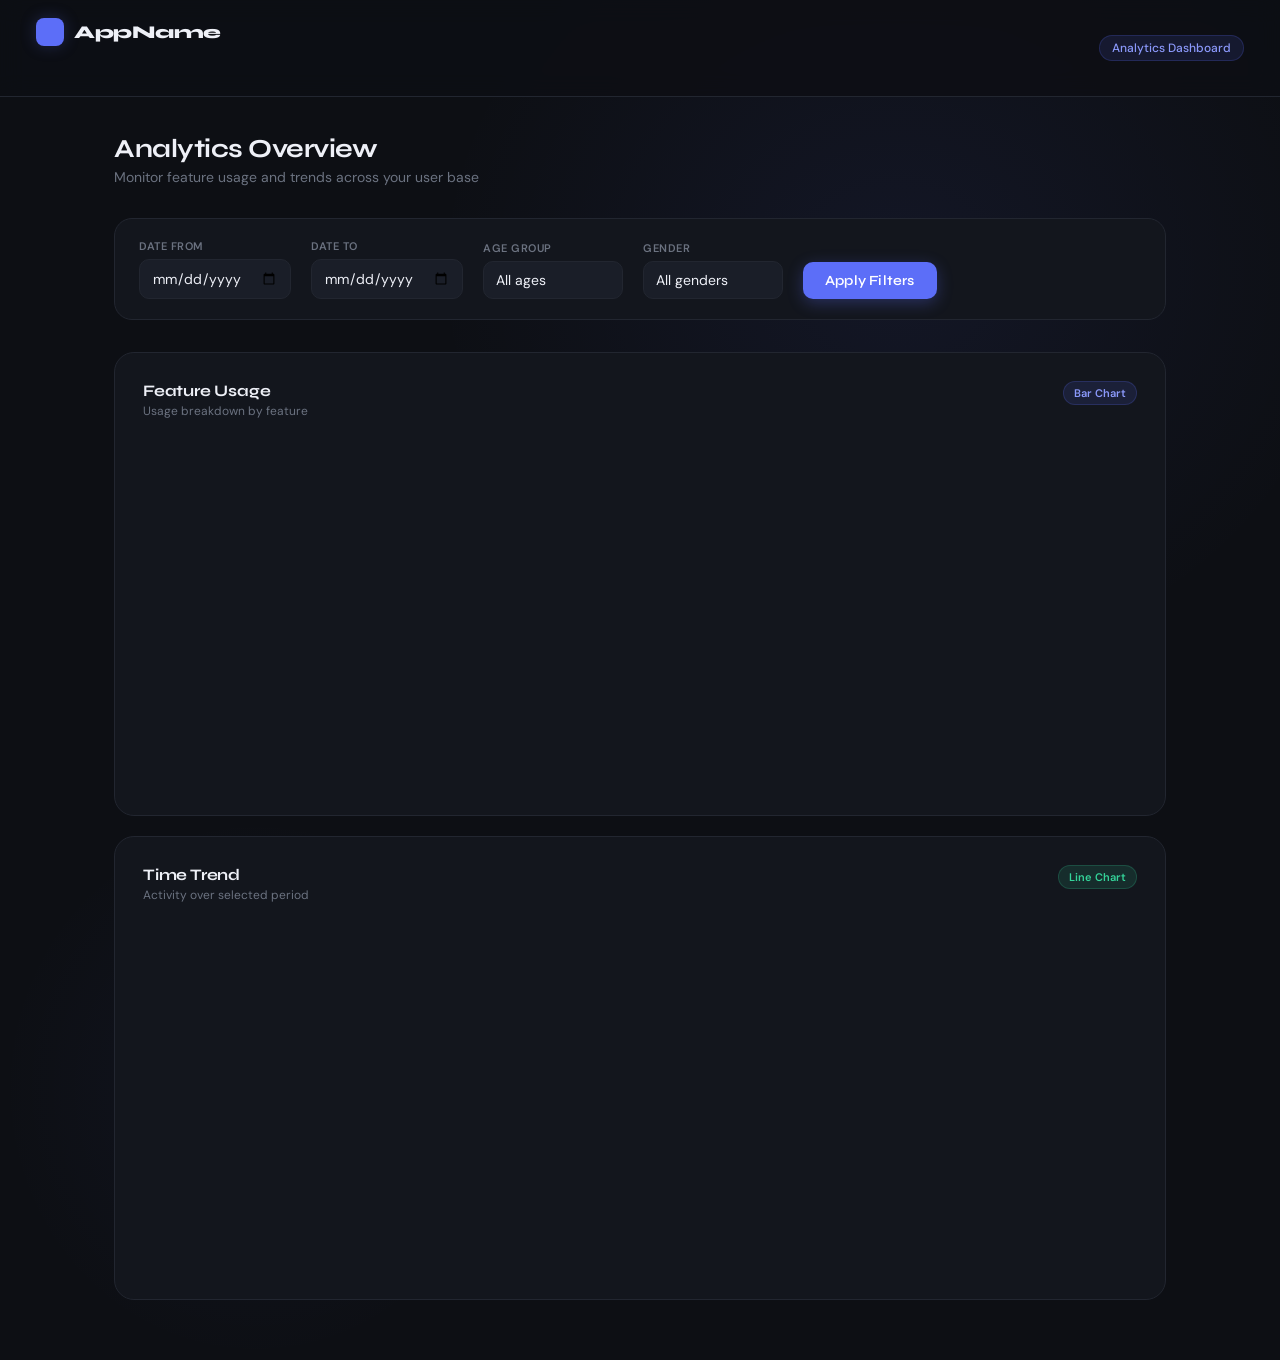
<file: index.html>
<!DOCTYPE html>
<html>
<head>
    <title>Dashboard</title>
    <link rel="preconnect" href="https://fonts.googleapis.com">
    <link href="https://fonts.googleapis.com/css2?family=Syne:wght@400;600;700;800&family=DM+Sans:wght@300;400;500&display=swap" rel="stylesheet">
    <link rel="stylesheet" href="css/styles.css">
    
    <style>
        .charts-grid {
            display: flex;
            flex-direction: column;
            gap: 20px;
        }

        .chart-card {
            width: 100%;
        }

        .chart-wrap {
            position: relative;
            width: 100%;
            height: 350px;
        }
    </style>
</head>
<body>

<nav class="navbar">
    <div class="brand">
        <div class="brand-dot"></div>
        <span class="brand-name">AppName</span>
    </div>
    <span class="nav-tag">Analytics Dashboard</span>
</nav>

<div class="page">
    <div class="page-header">
        <h2>Analytics Overview</h2>
        <p>Monitor feature usage and trends across your user base</p>
    </div>

    <!-- Filters -->
    <div class="filter-bar">
        <div class="filter-group">
            <label>Date From</label>
            <input type="date" id="startDate">
        </div>
        <div class="filter-group">
            <label>Date To</label>
            <input type="date" id="endDate">
        </div>
        <div class="filter-group">
            <label>Age Group</label>
            <select id="ageFilter">
                <option value="">All ages</option>
                <option value="<18">Under 18</option>
                <option value="18-40">18 – 40</option>
                <option value=">40">Over 40</option>
            </select>
        </div>
        <div class="filter-group">
            <label>Gender</label>
            <select id="genderFilter">
                <option value="">All genders</option>
                <option value="Male">Male</option>
                <option value="Female">Female</option>
                <option value="Other">Other</option>
            </select>
        </div>
        <button class="filter-apply" onclick="loadAnalytics()">Apply Filters</button>
    </div>

    <!-- Charts -->
    <div class="charts-grid">
        <div class="chart-card">
            <div class="chart-card-header">
                <div>
                    <div class="chart-card-title">Feature Usage</div>
                    <div class="chart-card-sub">Usage breakdown by feature</div>
                </div>
                <span class="chart-badge badge-bar">Bar Chart</span>
            </div>
            <div class="chart-wrap">
                <canvas id="barChart"></canvas>
            </div>
        </div>

        <div class="chart-card">
            <div class="chart-card-header">
                <div>
                    <div class="chart-card-title">Time Trend</div>
                    <div class="chart-card-sub">Activity over selected period</div>
                </div>
                <span class="chart-badge badge-line">Line Chart</span>
            </div>
            <div class="chart-wrap">
                <canvas id="lineChart"></canvas>
            </div>
        </div>
    </div>
</div>

<script src="js/chart.js"></script>
<script src="js/api.js"></script>
<script src="js/dashboard.js"></script>
<script src="js/track.js"></script>
</body>
</html>
</file>
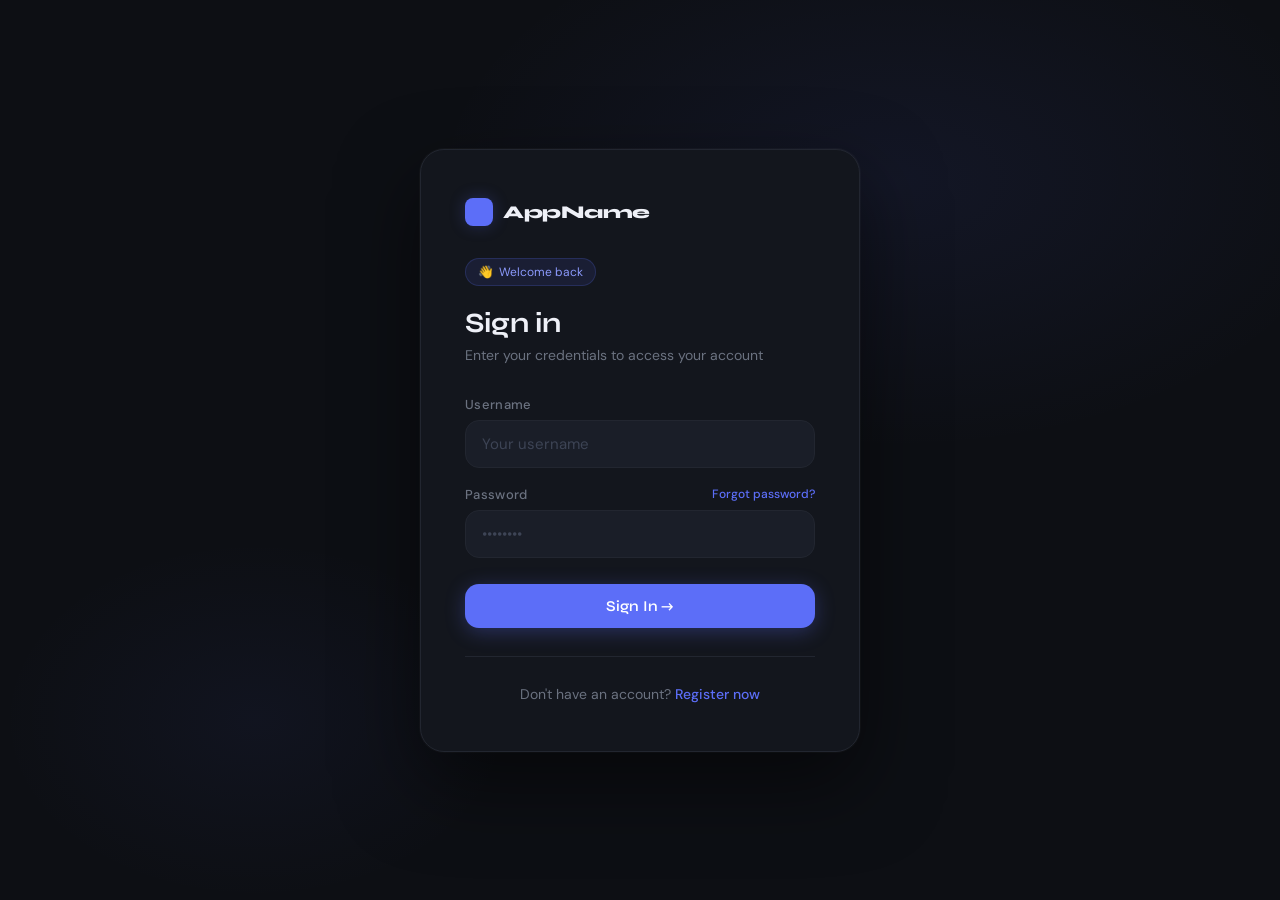
<file: login.html>
<!DOCTYPE html>
<html>
<head>
    <title>Login</title>
    <link rel="preconnect" href="https://fonts.googleapis.com">
    <link href="https://fonts.googleapis.com/css2?family=Syne:wght@400;600;700;800&family=DM+Sans:wght@300;400;500&display=swap" rel="stylesheet">
    <link rel="stylesheet" href="css/styles.css">
    <style>
        body { display: flex; align-items: center; justify-content: center; padding: 24px; }
        button[type="submit"] { width: 100%; margin-top: 8px; }
    </style>
</head>
<body>

<div class="card">
    <div class="brand">
        <div class="brand-dot"></div>
        <span class="brand-name">AppName</span>
    </div>

    <div class="welcome-badge"><span>👋</span> Welcome back</div>

    <h2>Sign in</h2>
    <p class="subtitle">Enter your credentials to access your account</p>

    <form id="loginForm">
        <div class="field">
            <label for="username">Username</label>
            <input type="text" id="username" placeholder="Your username" required>
        </div>

        <div class="field">
            <div class="field-password-label">
                <label for="password" style="margin-bottom:0">Password</label>
                <a href="#" class="forgot-link">Forgot password?</a>
            </div>
            <input type="password" id="password" placeholder="••••••••" required>
        </div>

        <button type="submit">Sign In →</button>
    </form>

    <hr class="divider">

    <p class="footer-text">Don't have an account? <a href="register.html">Register now</a></p>
</div>

<script src="js/api.js"></script>
<script src="js/auth.js"></script>
</body>
</html>
</file>
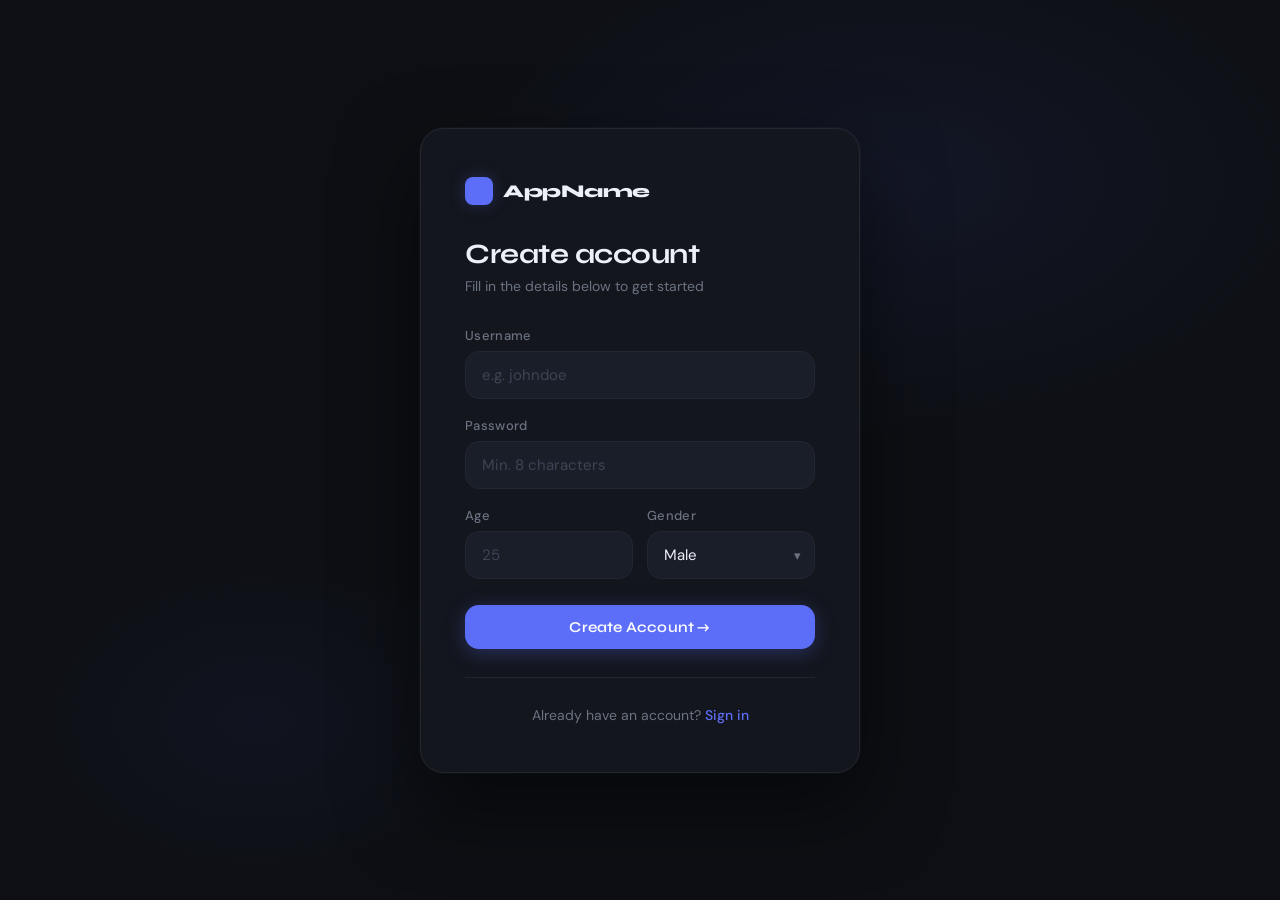
<file: register.html>
<!DOCTYPE html>
<html>
<head>
    <title>Register</title>
    <link rel="preconnect" href="https://fonts.googleapis.com">
    <link href="https://fonts.googleapis.com/css2?family=Syne:wght@400;600;700;800&family=DM+Sans:wght@300;400;500&display=swap" rel="stylesheet">
    <link rel="stylesheet" href="css/styles.css">
    <style>
        body { display: flex; align-items: center; justify-content: center; padding: 24px; }
        button[type="submit"] { width: 100%; margin-top: 8px; }
    </style>
</head>
<body>

<div class="card">
    <div class="brand">
        <div class="brand-dot"></div>
        <span class="brand-name">AppName</span>
    </div>

    <h2>Create account</h2>
    <p class="subtitle">Fill in the details below to get started</p>

    <form id="registerForm">
        <div class="field">
            <label for="username">Username</label>
            <input type="text" id="username" placeholder="e.g. johndoe" required>
        </div>

        <div class="field">
            <label for="password">Password</label>
            <input type="password" id="password" placeholder="Min. 8 characters" required>
        </div>

        <div class="row">
            <div class="field">
                <label for="age">Age</label>
                <input type="number" id="age" placeholder="25" required>
            </div>
            <div class="field">
                <label for="gender">Gender</label>
                <div class="select-wrap">
                    <select id="gender">
                        <option value="Male">Male</option>
                        <option value="Female">Female</option>
                        <option value="Other">Other</option>
                    </select>
                </div>
            </div>
        </div>

        <button type="submit">Create Account →</button>
    </form>

    <hr class="divider">

    <p class="footer-text">Already have an account? <a href="login.html">Sign in</a></p>
</div>

<script src="js/api.js"></script>
<script src="js/auth.js"></script>
</body>
</html>
</file>
<file: css/styles.css>
/* ============================================
   styles.css — Shared Design System
   ============================================ */

/* Google Fonts import */
@import url('https://fonts.googleapis.com/css2?family=Syne:wght@400;600;700;800&family=DM+Sans:wght@300;400;500&display=swap');

/* ── Reset ── */
*, *::before, *::after {
    box-sizing: border-box;
    margin: 0;
    padding: 0;
}

/* ── Design Tokens ── */
:root {
    --bg:           #0d0f14;
    --surface:      #13161d;
    --surface2:     #171a23;
    --border:       #222630;
    --accent:       #5c6ef8;
    --accent-glow:  rgba(92, 110, 248, 0.25);
    --text:         #eef0f7;
    --muted:        #6b7280;
    --input-bg:     #1a1e28;
    --placeholder:  #3d4455;
    --radius:       14px;
    --green:        #34d399;
    --orange:       #f59e0b;
}

/* ── Base ── */
body {
    font-family: 'DM Sans', sans-serif;
    background: var(--bg);
    color: var(--text);
    min-height: 100vh;
    padding: 0;
    background-image:
        radial-gradient(ellipse 60% 50% at 70% 20%, rgba(92,110,248,0.08) 0%, transparent 60%),
        radial-gradient(ellipse 40% 40% at 20% 80%, rgba(92,110,248,0.05) 0%, transparent 50%);
}

/* ── Typography ── */
h2 {
    font-family: 'Syne', sans-serif;
    font-size: 28px;
    font-weight: 700;
    letter-spacing: -0.5px;
    margin-bottom: 6px;
}

h3 {
    font-family: 'Syne', sans-serif;
    font-size: 16px;
    font-weight: 700;
    letter-spacing: -0.2px;
}

p {
    font-size: 14px;
    color: var(--muted);
}

a {
    color: var(--accent);
    text-decoration: none;
    font-weight: 500;
}

a:hover {
    text-decoration: underline;
}

/* ── Inputs & Selects ── */
input,
select {
    width: 100%;
    background: var(--input-bg);
    border: 1px solid var(--border);
    border-radius: var(--radius);
    color: var(--text);
    font-family: 'DM Sans', sans-serif;
    font-size: 15px;
    padding: 13px 16px;
    outline: none;
    transition: border-color 0.2s, box-shadow 0.2s;
    appearance: none;
    -webkit-appearance: none;
}

input::placeholder {
    color: var(--placeholder);
}

input:focus,
select:focus {
    border-color: var(--accent);
    box-shadow: 0 0 0 3px var(--accent-glow);
}

select option {
    background: #1a1e28;
    color: var(--text);
}

/* ── Buttons ── */
button {
    background: var(--accent);
    color: #fff;
    border: none;
    border-radius: var(--radius);
    font-family: 'Syne', sans-serif;
    font-size: 15px;
    font-weight: 600;
    padding: 13px 24px;
    cursor: pointer;
    letter-spacing: 0.2px;
    transition: background 0.2s, transform 0.15s, box-shadow 0.2s;
    box-shadow: 0 4px 20px rgba(92,110,248,0.3);
}

button:hover {
    background: #6f80fa;
    transform: translateY(-1px);
    box-shadow: 0 8px 28px rgba(92,110,248,0.4);
}

button:active {
    transform: translateY(0);
}

/* ── Auth Card (login + register) ── */
.card {
    background: var(--surface);
    border: 1px solid var(--border);
    border-radius: 24px;
    padding: 48px 44px;
    width: 100%;
    max-width: 440px;
    margin: 0 auto;
    box-shadow: 0 32px 80px rgba(0,0,0,0.5), 0 0 0 1px rgba(255,255,255,0.03);
    animation: fadeUp 0.5s ease both;
}

/* ── Brand Mark ── */
.brand {
    display: flex;
    align-items: center;
    gap: 10px;
    margin-bottom: 32px;
}

.brand-dot {
    width: 28px;
    height: 28px;
    background: var(--accent);
    border-radius: 8px;
    box-shadow: 0 0 16px var(--accent-glow);
}

.brand-name {
    font-family: 'Syne', sans-serif;
    font-weight: 800;
    font-size: 18px;
    letter-spacing: -0.3px;
    color: var(--text);
}

/* ── Form Fields ── */
.field {
    margin-bottom: 18px;
}

label {
    display: block;
    font-size: 13px;
    font-weight: 500;
    color: var(--muted);
    margin-bottom: 7px;
    letter-spacing: 0.3px;
}

.row {
    display: grid;
    grid-template-columns: 1fr 1fr;
    gap: 14px;
}

.select-wrap {
    position: relative;
}

.select-wrap::after {
    content: '▾';
    position: absolute;
    right: 14px;
    top: 50%;
    transform: translateY(-50%);
    color: var(--muted);
    pointer-events: none;
    font-size: 13px;
}

.subtitle {
    color: var(--muted);
    font-size: 14px;
    margin-bottom: 32px;
}

.divider {
    border: none;
    border-top: 1px solid var(--border);
    margin: 28px 0;
}

.footer-text {
    text-align: center;
    font-size: 14px;
    color: var(--muted);
}

.field-password-label {
    display: flex;
    justify-content: space-between;
    align-items: center;
    margin-bottom: 7px;
}

.forgot-link {
    font-size: 12px;
    color: var(--accent);
    text-decoration: none;
}

.forgot-link:hover {
    text-decoration: underline;
}

.welcome-badge {
    display: inline-flex;
    align-items: center;
    gap: 6px;
    background: rgba(92,110,248,0.1);
    border: 1px solid rgba(92,110,248,0.2);
    border-radius: 20px;
    padding: 5px 12px;
    font-size: 12px;
    color: #8b99fb;
    margin-bottom: 20px;
}

/* ── Dashboard Navbar ── */
.navbar {
    display: flex;
    align-items: center;
    justify-content: space-between;
    padding: 18px 36px;
    border-bottom: 1px solid var(--border);
    background: rgba(13,15,20,0.85);
    backdrop-filter: blur(12px);
    position: sticky;
    top: 0;
    z-index: 10;
}

.nav-tag {
    background: rgba(92,110,248,0.12);
    border: 1px solid rgba(92,110,248,0.2);
    color: #8b99fb;
    font-size: 12px;
    padding: 4px 12px;
    border-radius: 20px;
    font-weight: 500;
}

/* ── Dashboard Page ── */
.page {
    max-width: 1100px;
    margin: 0 auto;
    padding: 36px 24px 60px;
}

.page-header {
    margin-bottom: 32px;
}

.page-header h2 {
    font-size: 26px;
    margin-bottom: 4px;
}

/* ── Filter Bar ── */
.filter-bar {
    background: var(--surface);
    border: 1px solid var(--border);
    border-radius: 18px;
    padding: 20px 24px;
    display: flex;
    flex-wrap: wrap;
    align-items: flex-end;
    gap: 20px;
    margin-bottom: 32px;
}

.filter-group {
    display: flex;
    flex-direction: column;
    gap: 6px;
    min-width: 140px;
}

.filter-group label {
    font-size: 11px;
    font-weight: 600;
    color: var(--muted);
    letter-spacing: 0.5px;
    text-transform: uppercase;
    margin-bottom: 0;
}

.filter-group input,
.filter-group select {
    font-size: 14px;
    padding: 9px 12px;
    border-radius: 10px;
}

.filter-apply {
    font-size: 14px;
    padding: 10px 22px;
    border-radius: 10px;
    align-self: flex-end;
    white-space: nowrap;
    box-shadow: 0 4px 16px rgba(92,110,248,0.3);
}

/* ── Charts Grid ── */
.charts-grid {
    display: grid;
    grid-template-columns: 1fr 1fr;
    gap: 24px;
}

.chart-card {
    background: var(--surface);
    border: 1px solid var(--border);
    border-radius: 20px;
    padding: 28px 28px 24px;
    animation: fadeUp 0.5s ease both;
}

.chart-card:nth-child(2) {
    animation-delay: 0.1s;
}

.chart-card-header {
    display: flex;
    align-items: flex-start;
    justify-content: space-between;
    margin-bottom: 22px;
}

.chart-card-title {
    font-family: 'Syne', sans-serif;
    font-size: 16px;
    font-weight: 700;
    letter-spacing: -0.2px;
}

.chart-card-sub {
    font-size: 12px;
    color: var(--muted);
    margin-top: 3px;
}

.chart-badge {
    font-size: 11px;
    font-weight: 600;
    padding: 4px 10px;
    border-radius: 20px;
}

.badge-bar {
    background: rgba(92,110,248,0.12);
    color: #8b99fb;
    border: 1px solid rgba(92,110,248,0.2);
}

.badge-line {
    background: rgba(52,211,153,0.12);
    color: #34d399;
    border: 1px solid rgba(52,211,153,0.2);
}

/* Chart canvases — no border/padding override needed; cards handle that */
#barChart,
#lineChart {
    max-height: 280px;
    width: 100% !important;
    border: none;
    padding: 0;
}

/* ── Animation ── */
@keyframes fadeUp {
    from { opacity: 0; transform: translateY(16px); }
    to   { opacity: 1; transform: translateY(0); }
}

/* ── Responsive ── */
@media (max-width: 720px) {
    .card {
        padding: 36px 24px;
    }

    .charts-grid {
        grid-template-columns: 1fr;
    }

    .filter-bar {
        flex-direction: column;
        align-items: stretch;
    }

    .filter-apply {
        width: 100%;
        text-align: center;
    }

    .navbar {
        padding: 14px 20px;
    }

    .row {
        grid-template-columns: 1fr;
    }
}
/* Change charts grid from horizontal to vertical */
.charts-grid {
  display: flex;
  flex-direction: column;
  gap: 20px;
}

/* Wrap each canvas for full-width responsive sizing */
.chart-wrap {
  position: relative;
  width: 100%;
  height: 300px;
}
</file>
